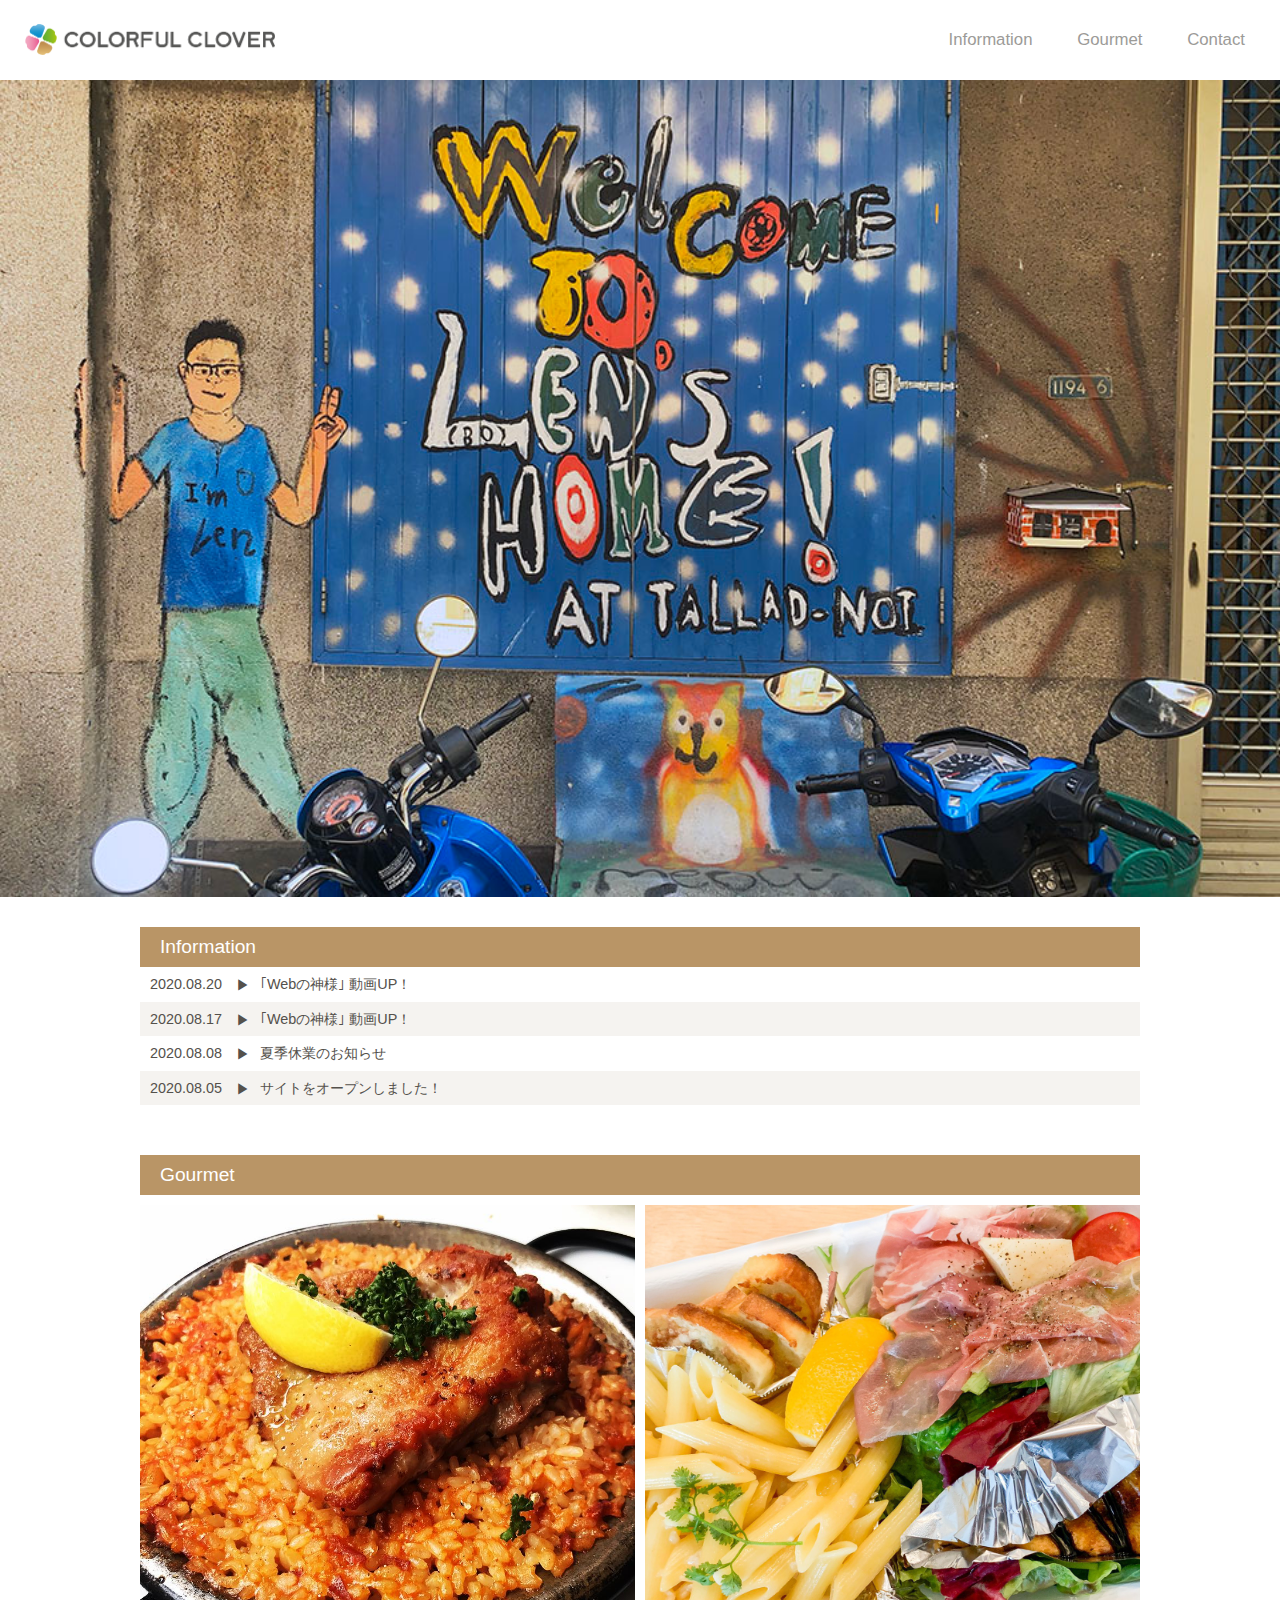
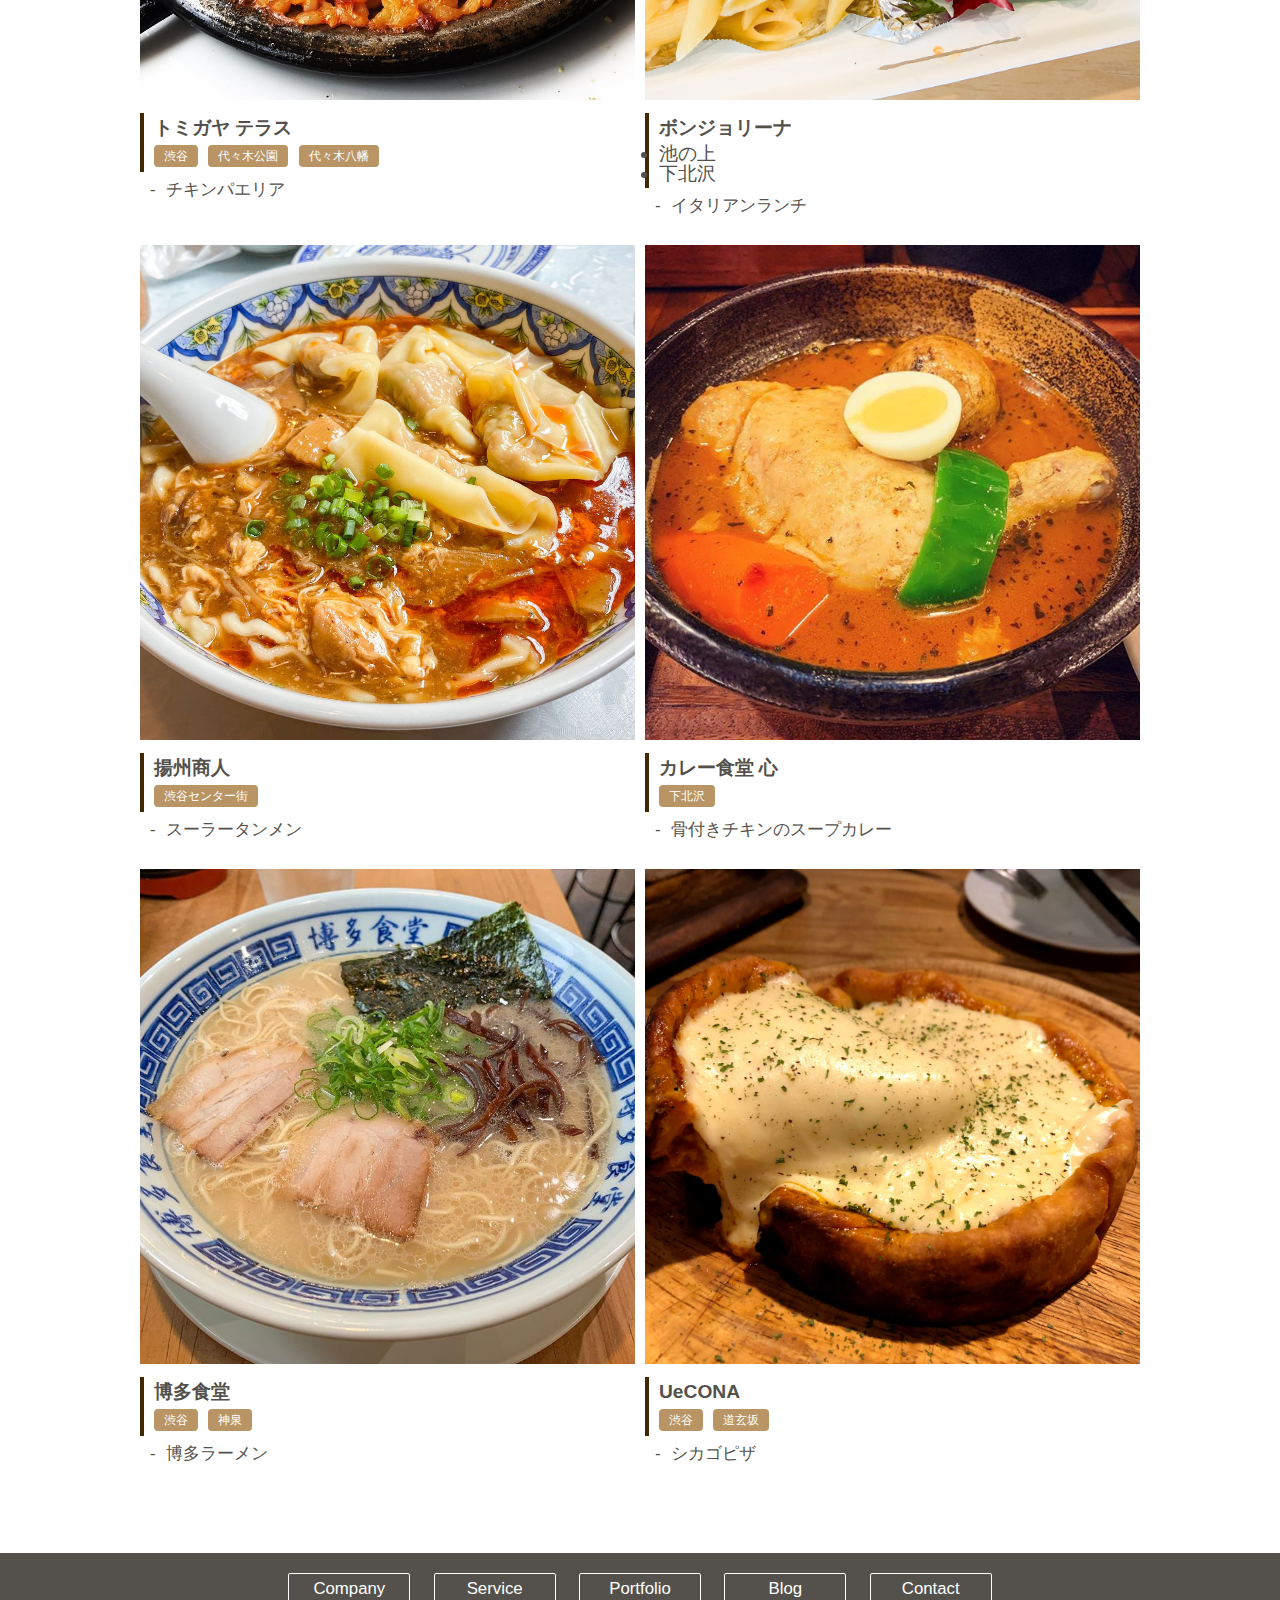
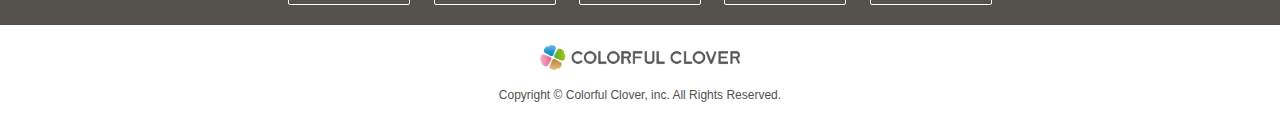
<file: HTML＆CSS/模写coding01/index.html>
<!DOCTYPE html>
<html lang="ja">
<head>
  <meta charset="UTF-8">
  <meta http-equiv="X-UA-Compatible" content="IE=edge">
  <meta name="viewport" content="width=device-width, initial-scale=1.0">
  <title>TOBY - レスポンシブデザイン練習用サイト</title>
  <link rel="stylesheet" href="style.css">
</head>

<body>

  <header>

    <h1 class="logo"><a href="https://webgodweb.com/ex/responsive/"><img src="images/logo.png" alt="colorful clover"></a></h1>

    <div id="drawer_toggle">
      <span></span>
      <span></span>
      <span></span>
    </div>

    <nav>
      <ul>
        <li><a href="#information">Information</a></li>
        <li><a href="#gourmet">Gourmet</a></li>
        <li><a href="#">Contact</a></li>
      </ul>
    </nav>

  </header>

  <div id="key_visual">
    <img src="images/img_bg.jpg" alt="トップページ画像">
  </div>

  <main>
    <section id="information">
      <h2>Information</h2>
      <ul>
        <li>
          <time datetime="2020-08-20">2020.08.20</time>
          <p>｢Webの神様｣ 動画UP！</p>
        </li>
        <li>
          <time datetime="2020-08-17">2020.08.17</time>
          <p>｢Webの神様｣ 動画UP！</p>
        </li>
        <li>
          <time datetime="2020-08-08">2020.08.08</time>
          <p>夏季休業のお知らせ</p>
        </li>
        <li>
          <time datetime="2020-08-05">2020.08.05</time>
          <p>サイトをオープンしました！</p>
        </li>
      </ul>
    </section>

    <section id="gourmet">

      <h2>Gourmet</h2>

      <div class="container">

        <article>
          <figure><img src="images/img_top01.jpg" alt="チキンパエリア"></figure>
          <div class="box_ttl">
            <h3>トミガヤ テラス</h3>
            <ul class="area">
              <li>渋谷</li>
              <li>代々木公園</li>
              <li>代々木八幡</li>
            </ul>
          </div>
          <p>チキンパエリア</p>
        </article>

        <article>
          <figure><img src="images/img_top02.jpg" alt="イタリアンランチ"></figure>
          <div class="box_ttl">
            <h3>ボンジョリーナ</h3>
            <ul>
              <li>池の上</li>
              <li>下北沢</li>
            </ul>
          </div>
          <p>イタリアンランチ</p>
        </article>

        <article>
          <figure><img src="images/img_top03.jpg" alt="スーラータンメン"></figure>
          <div class="box_ttl">
            <h3>揚州商人</h3>
            <ul class="area">
              <li>渋谷センター街</li>
            </ul>
          </div>
          <p>スーラータンメン</p>
        </article>

        <article>
          <figure><img src="images/img_top04.jpg" alt="骨付きチキンのスープカレー"></figure>
          <div class="box_ttl">
            <h3>カレー食堂 心</h3>
            <ul class="area">
              <li>下北沢</li>
            </ul>
          </div>
          <p>骨付きチキンのスープカレー</p>
        </article>

        <article>
          <figure><img src="images/img_top05.jpg" alt="博多ラーメン"></figure>
          <div class="box_ttl">
            <h3>博多食堂</h3>
            <ul class="area">
              <li>渋谷</li>
              <li>神泉</li>
            </ul>
          </div>
          <p>博多ラーメン</p>
        </article>

        <article>
          <figure><img src="images/img_top06.jpg" alt="チーズたっぷりシカゴピザ"></figure>
          <div class="box_ttl">
            <h3>UeCONA</h3>
            <ul class="area">
              <li>渋谷</li>
              <li>道玄坂</li>
            </ul>
          </div>
          <p>シカゴピザ</p>
        </article>

      </div>

    </section>
  </main>

  <footer>
    <ul>
      <li><a href="#">Company</a></li>
      <li><a href="#">Service</a></li>
      <li><a href="#">Portfolio</a></li>
      <li><a href="#">Blog</a></li>
      <li><a href="#">Contact</a></li>
    </ul>

    <p class="logo">
      <a href="https://webgodweb.com/ex/responsive/"><img src="images/logo.png" alt="colorful clover"></a>
    </p>

    <p><small>Copyright © Colorful Clover, inc. All Rights Reserved.</small></p>
  </footer>

</body>
</html>
</file>
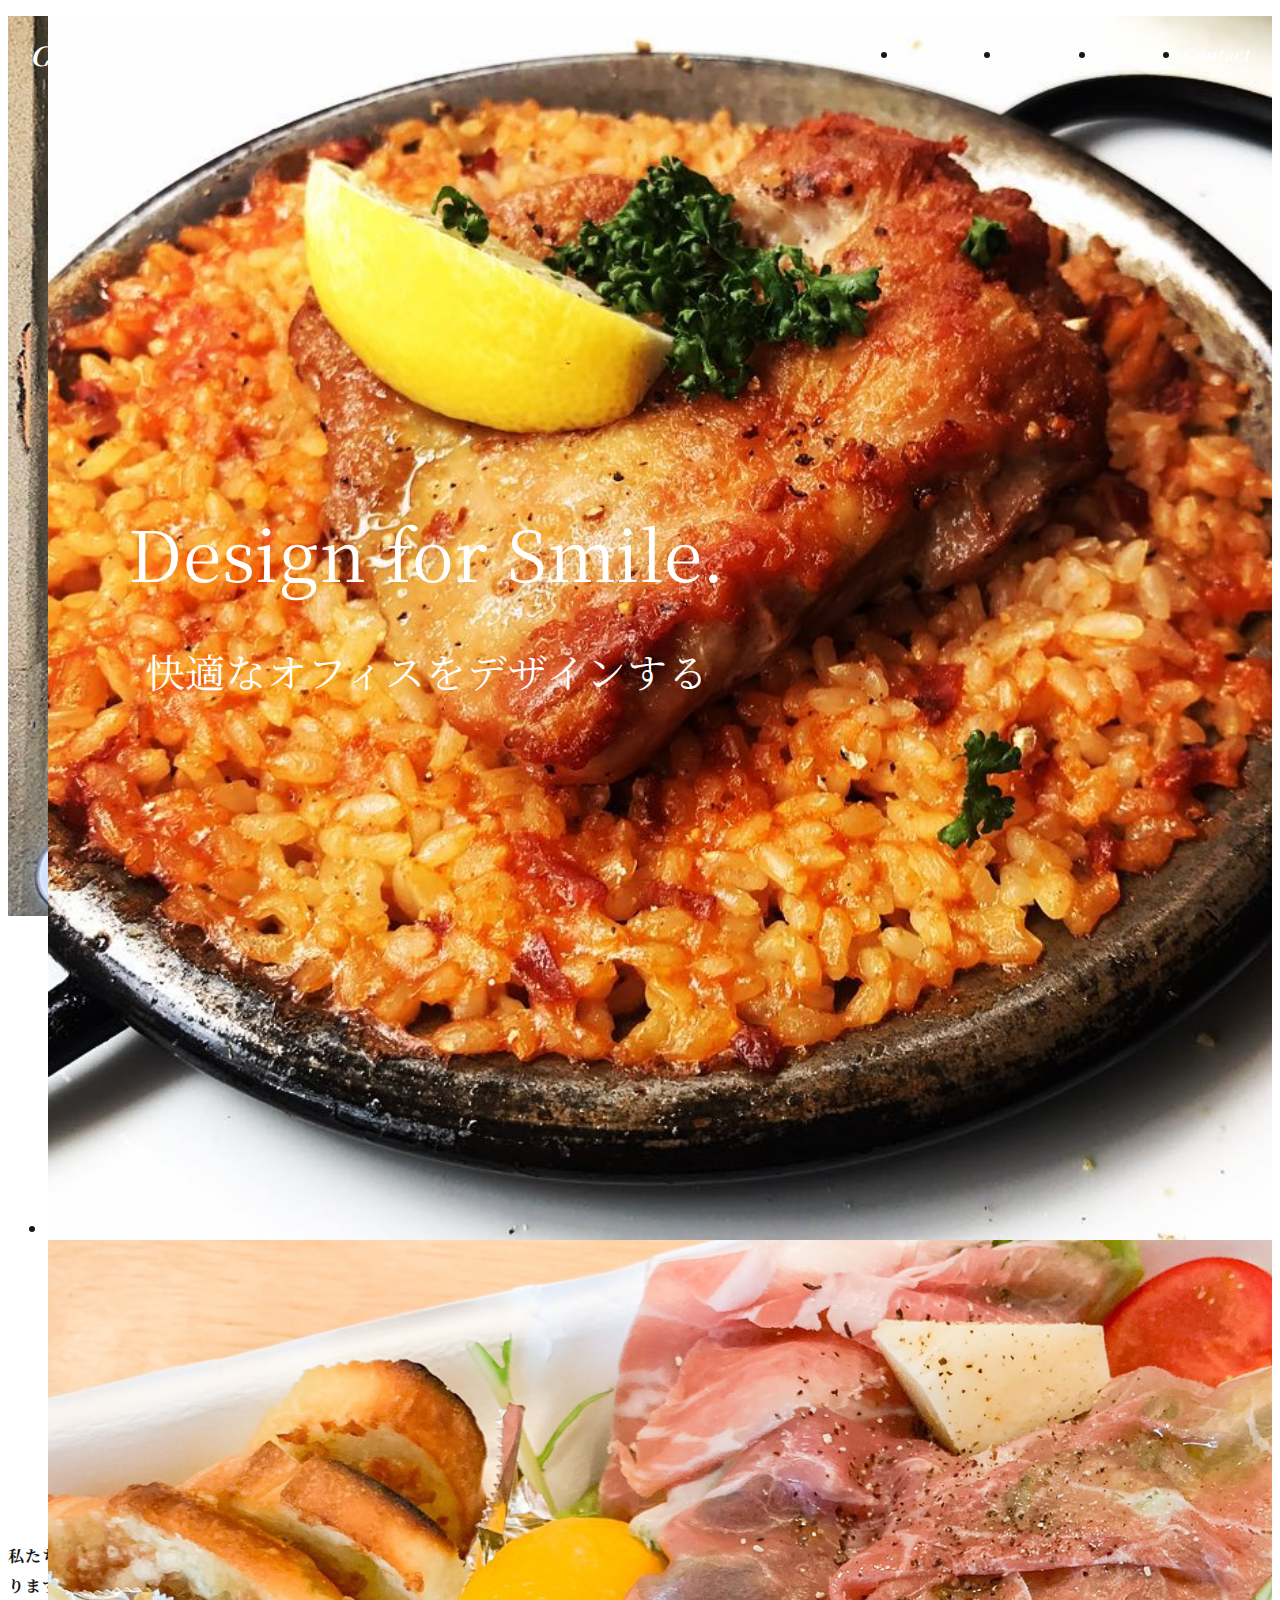
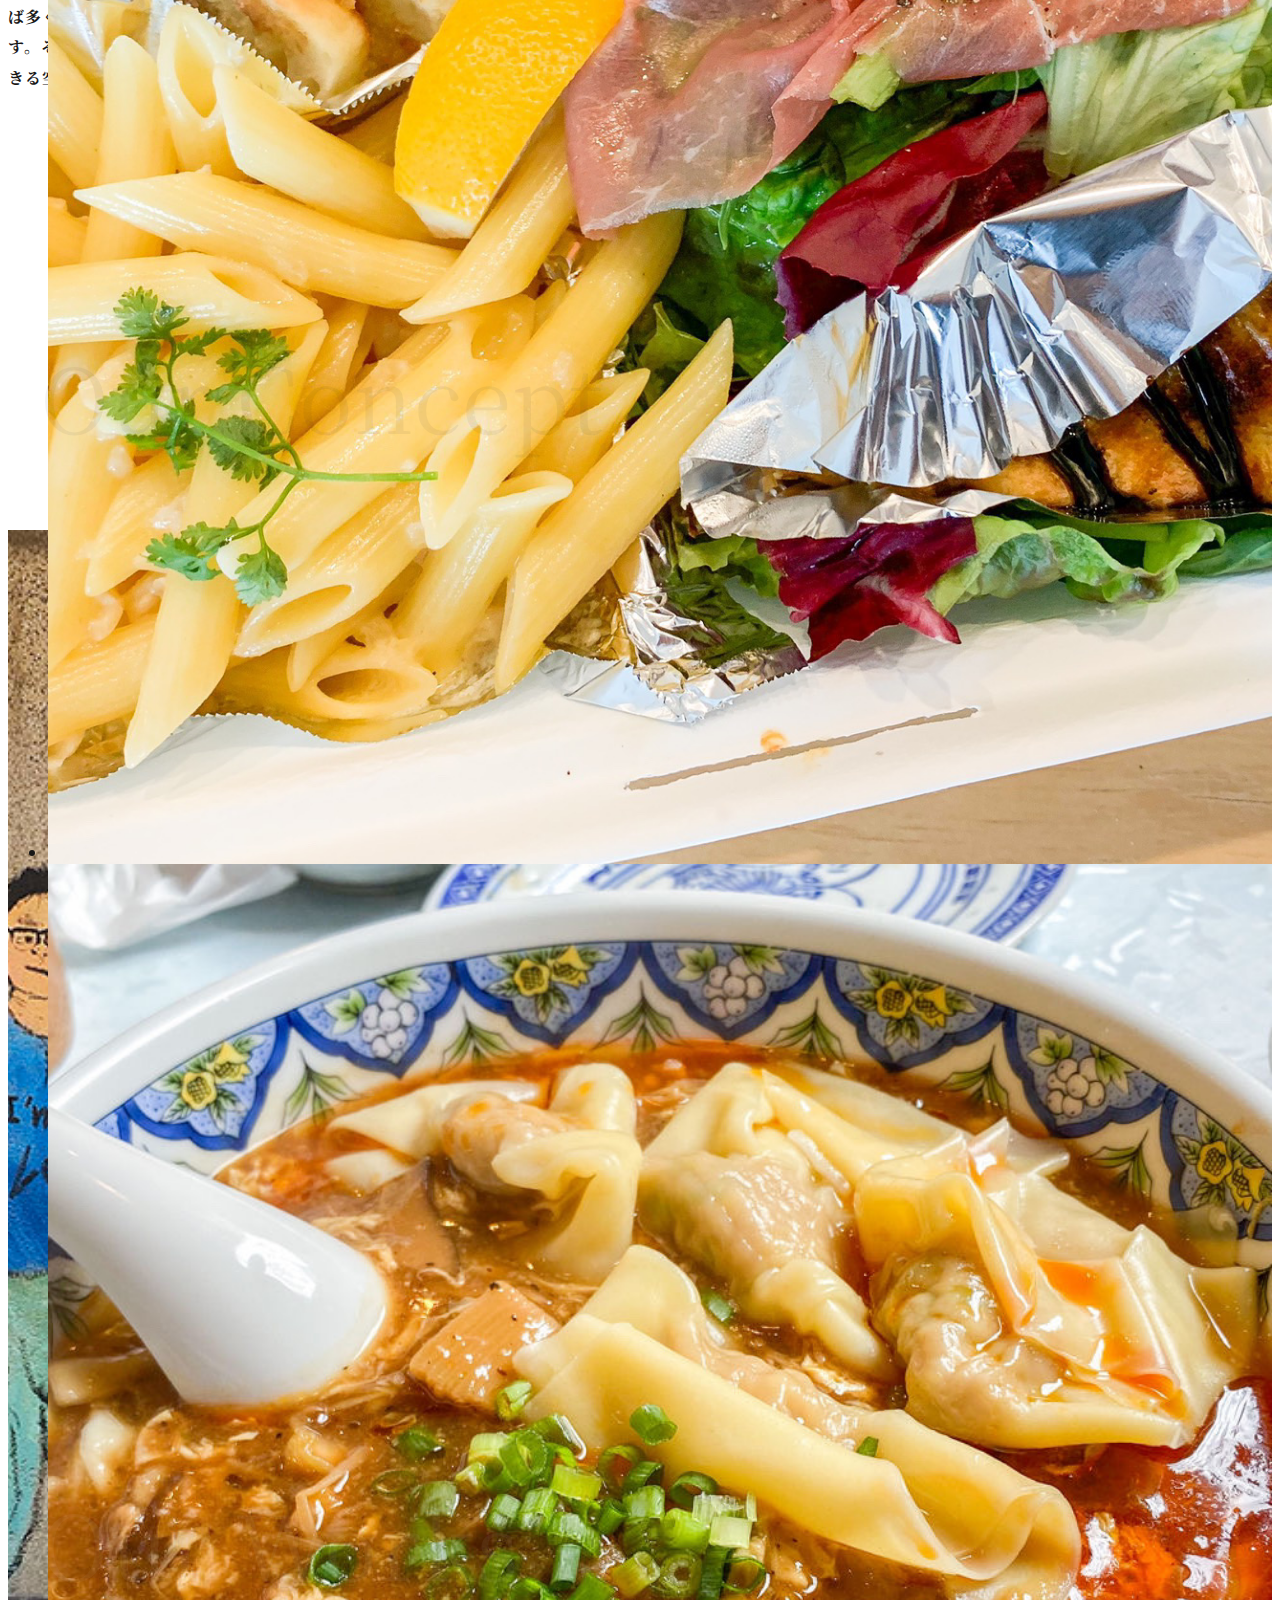
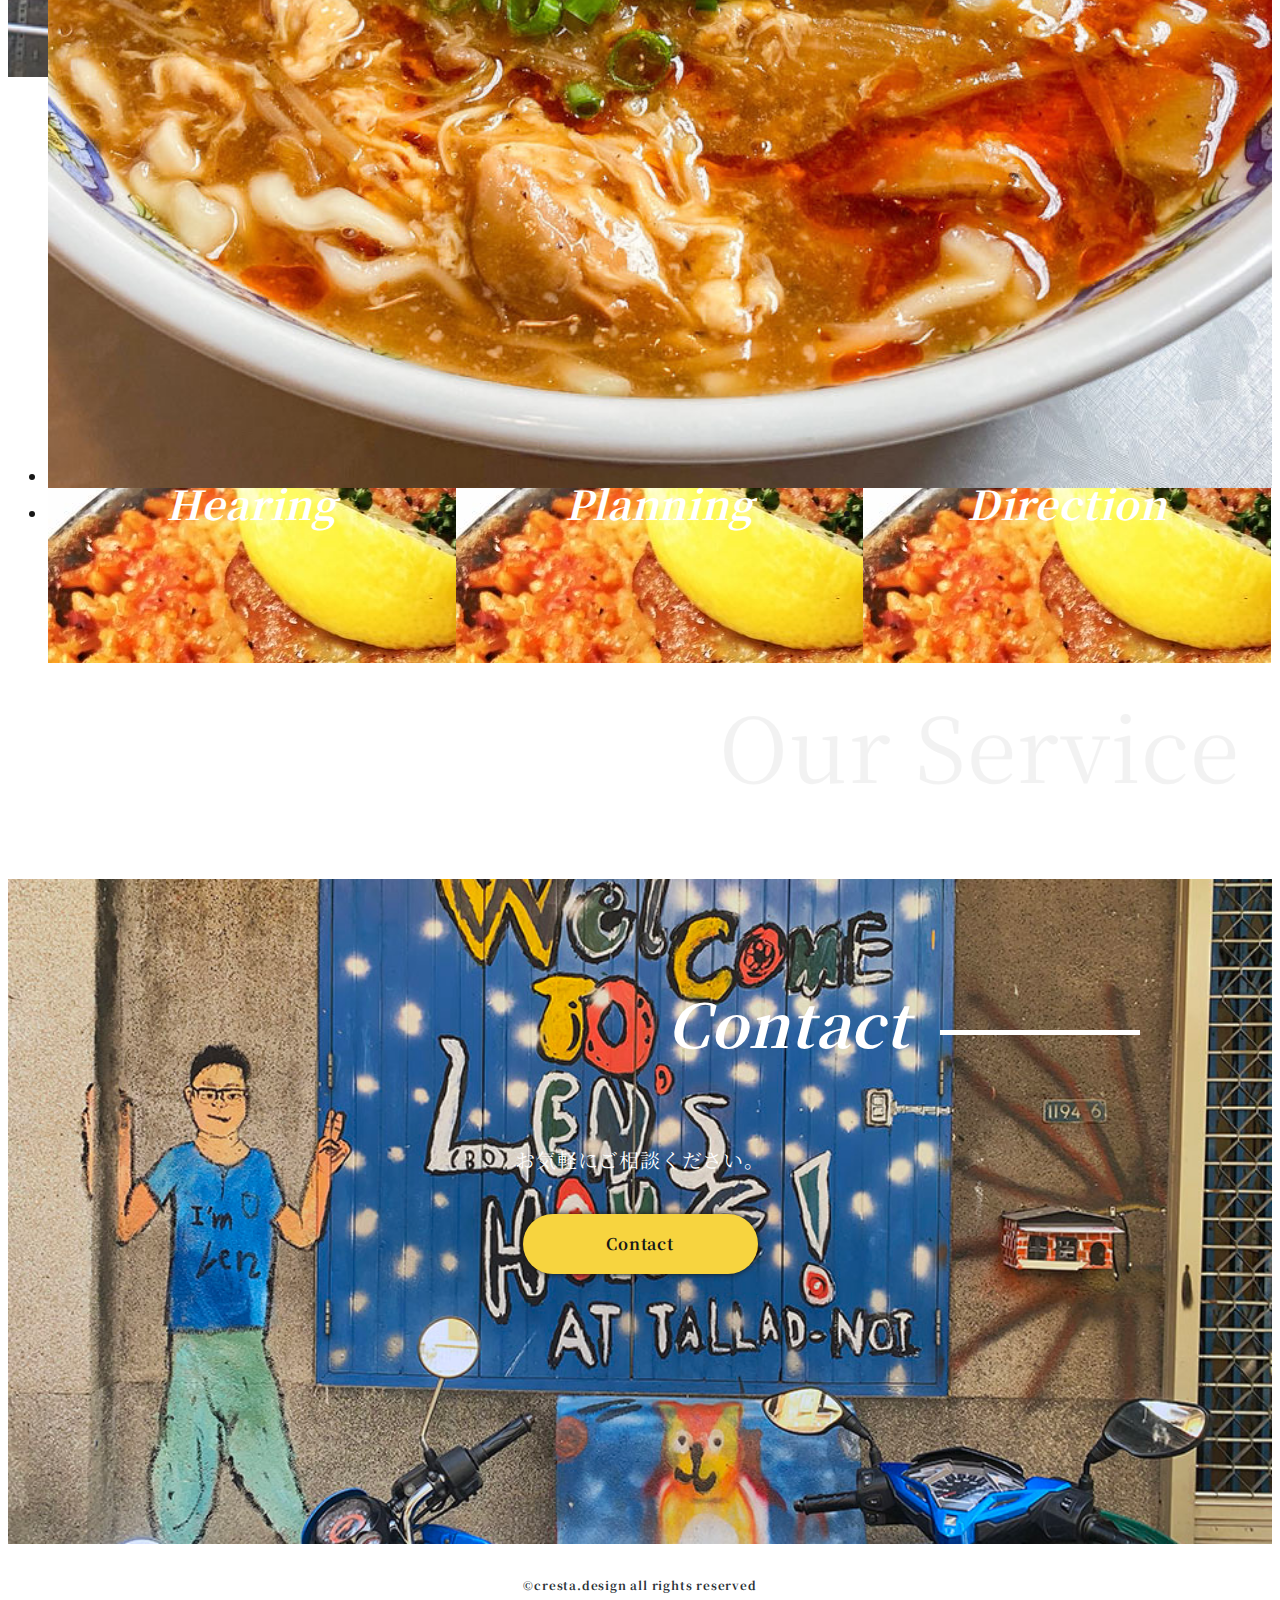
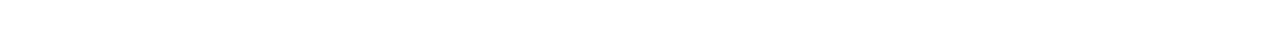
<file: HTML＆CSS/デザインカンプ(XD)からのコーディング/コーディング中級編１/index.html>
<!DOCTYPE html>
<html lang="ja">
<head>
  <meta charset="UTF-8">
  <meta http-equiv="X-UA-Compatible" content="IE=edge">
  <meta name="viewport" content="width=device-width, initial-scale=1.0">
  <title>Cresta Design|快適なオフィスをデザインする会社</title>
  <link rel = "stylesheet" type = "text/css" href = "http://yui.yahooapis.com/3.18.1/build/cssreset/cssreset-min.css" >
  <link rel="stylesheet" href="./CSS/style.css">
  <link href="https://fonts.googleapis.com/css?family=Noto+Serif+JP:400,700|Noto-Serif:400,700,700i&
  display=swap" rel="stylesheet">
</head>
<body>

  <header class="header">

    <div class="header-inner">

      <h1 class="site-title"><a href="./">Cresta Design</a></h1>

      <nav class="header-nav">
        <ul class="nav-list">
          <li class="nav-item"><a href="#!">Concept</a></li>
          <li class="nav-item"><a href="#!">Service</a></li>
          <li class="nav-item"><a href="#!">works</a></li>
          <li class="nav-item"><a href="./contact/index.html">Contact</a></li>
        </ul>
      </nav>

      <button class="burger-btn">
        <span class="bar bar_top"></span>
        <span class="bar bar_mid"></span>
        <span class="bar bar_bottom"></span>
      </button>

    </div>

  </header>

  <main>

    <div class="fv">
      <ul  class="slider">
        <li><img src="./img/img_top01.jpg" alt=""></li>
        <li><img src="./img/img_top02.jpg" alt=""></li>
        <li><img src="./img/img_top03.jpg" alt=""></li>
      </ul>
      <div class="main-copy">
        <p class="en-copy">Design for Smile.</p>
        <p class="jp-copy">快適なオフィスを<br class="sp-br">デザインする</p>
      </div>
    </div>

    <section class="section-wrapper">

      <h2 class="section-title">CONCEPT</h2>
      <d◊iv class="section-inner">
        <p class="concept-lead">
          ”働きたくなる空間”をデザインすることで<br class="pc-br">
          人々を幸せにする。
        </p>
        <div class="concept-content">
          <p class="concept-text">
            私たちは、オフィスに特化した空間デザイン専門としております。その理由は、「働きたくなる空間で仕事ができれば多くの人を幸
            せにできるのではいか」と考えるためです。そんな想いの株式会社Cresta Designだからこそできる空間デザインを提供させてい
            ただきます。
          </p>
          <div class="concept-img-wrapper">
            <img src="./img/img_top01.jpg" alt="">
          </div>
        </div>
      </d◊iv>

      <div class="section-bottom">Our Concept</div>

    </section>

    <section class="section-wrapper bg-works">

      <h2 class="section-title text-right text-white">Works</h2>

      <ul class="works-list">
        <li class="works-item">
          <a href="#!">
            <div class="works-list-img"><img src="./img/img_top02.jpg" alt=""></div>
            <p class="works-list-text">新規サイトを公開しました。今回のサイトは白と黒を基準にしたミニマルなデザインになっています。</p>
          </a>
        </li>

        <li class="works-item">
          <a href="#!">
            <div class="works-list-img"><img src="./img/img_top03.jpg" alt=""></div>
            <p class="works-list-text">新規サイトを公開しました。今回のサイトは白と黒を基準にした</p>
          </a>
        </li>

        <li class="works-item">
          <a href="#!">
            <div class="works-list-img"><img src="./img/img_top04.jpg" alt=""></div>
            <p class="works-list-text">新規サイトを公開しました。今回のサイトは白と黒を基準にしたミニマルなデザインになっています。</p>
          </a>
        </li>
      </ul>

      <a href="" class="link-btn">View more</a>
      <div class="section-bottom text-white">Our Works</div>

    </section>

    <section class="section-wrapper">
      <h2 class="section-title">Service</h2>
      <ul class="service-list">
        <li class="service-item service1"><a href="#!">Hearing</a></li>
        <li class="service-item service2"><a href="#!">Planning</a></li>
        <li class="service-item service3"><a href="#!">Direction</a></li>
      </ul>
      <div class="section-bottom text-right">Our Service</div>
    </section>

    <section class="section-wrapper bg-contact">
      <h2 class="section-title text-right text-white">Contact</h2>
      <div class="section-inner">
        <p class="contact-text">お気軽にご相談ください。</p>
        <a href="./contact/" class="link-btn">Contact</a>
      </div>
      <div class="section-bottom text-white">Contact us</div>
    </section>
  </main>

  <footer class="footer">
    <small>&copy;cresta.design all rights reserved</small>
  </footer>
</body>
</html>
</file>
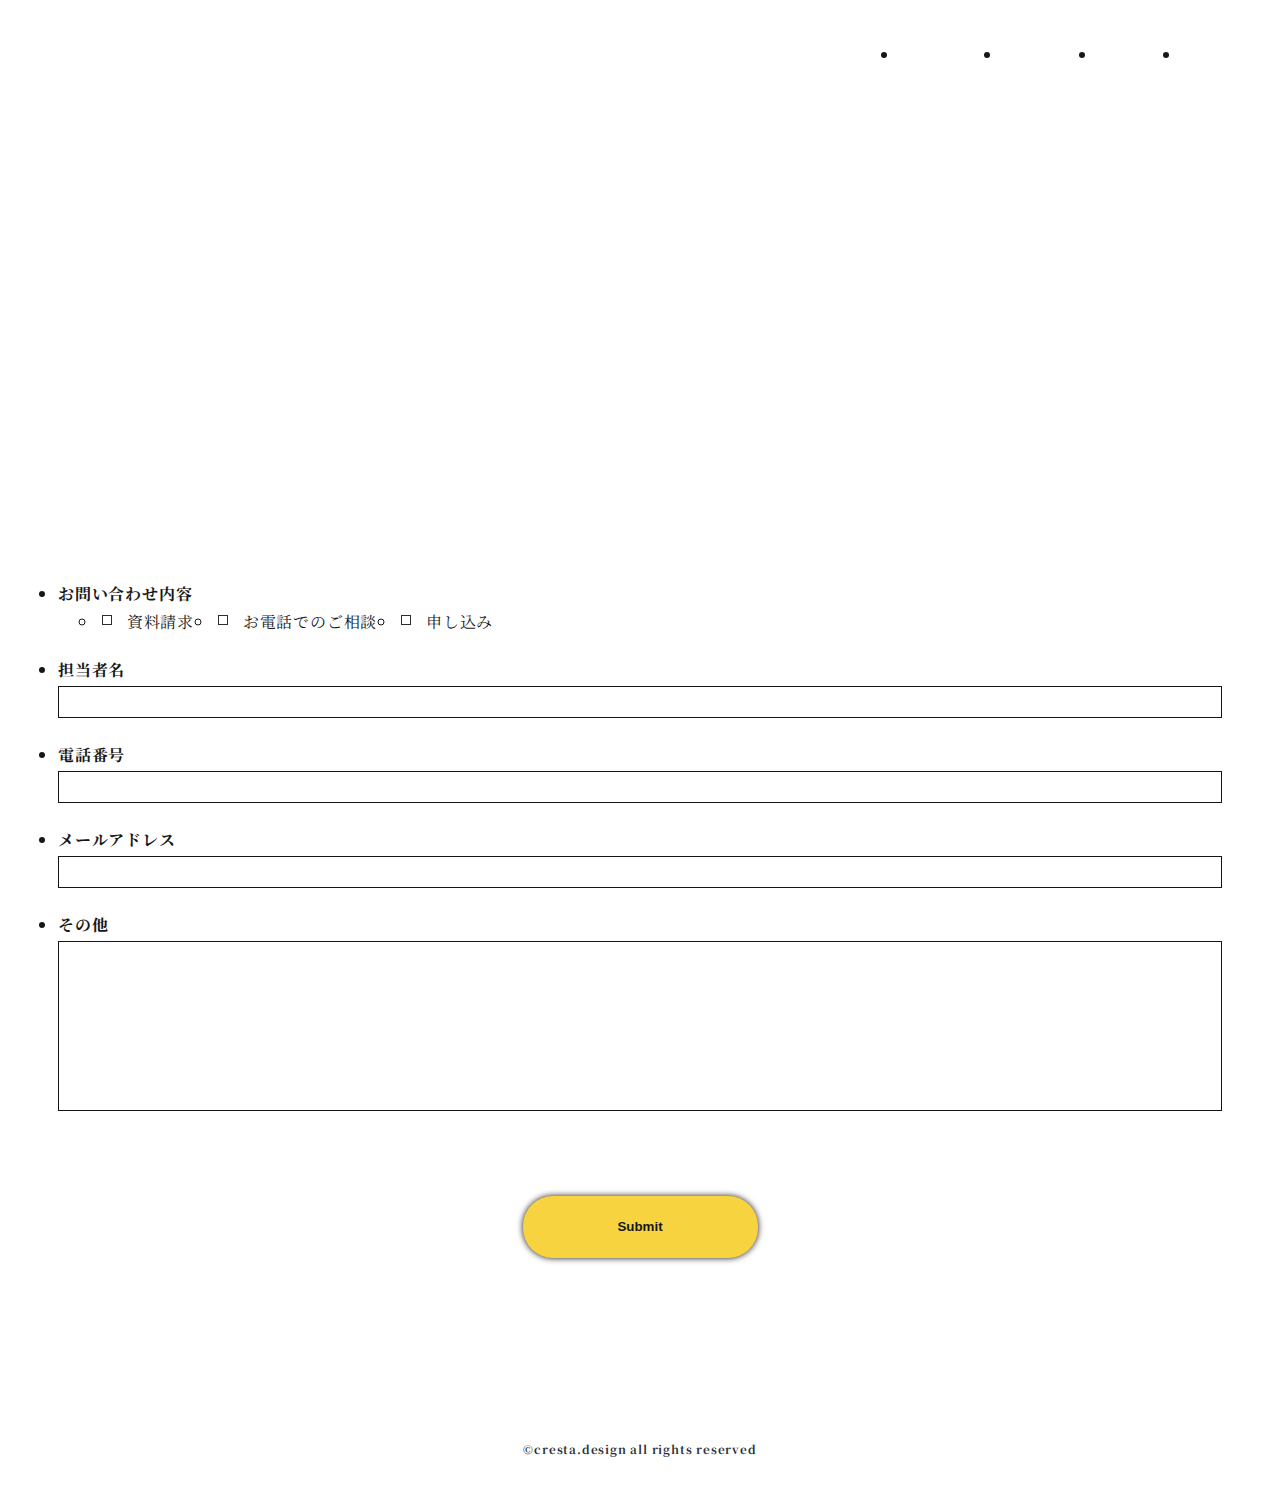
<file: HTML＆CSS/デザインカンプ(XD)からのコーディング/コーディング中級編１/contact/index.html>
<!DOCTYPE html>
<html lang="ja">
<head>
  <meta charset="UTF-8">
  <meta http-equiv="X-UA-Compatible" content="IE=edge">
  <meta name="viewport" content="width=device-width, initial-scale=1.0">
  <title>Cresta Design|お問い合わせ</title>
  <link rel = "stylesheet" type = "text/css" href = "http://yui.yahooapis.com/3.18.1/build/cssreset/cssreset-min.css" >
  <link rel="stylesheet" href="../CSS/contact.css">
  <link href="https://fonts.googleapis.com/css?family=Noto+Serif+JP:400,700|Noto-Serif:400,700,700i&
  display=swap" rel="stylesheet">
</head>
<body>

  <header class="header">

    <div class="header-inner">

      <h1 class="site-title"><a href="../">Cresta Design</a></h1>

      <nav class="header-nav">
        <ul class="nav-list">
          <li class="nav-item"><a href="#!">Concept</a></li>
          <li class="nav-item"><a href="#!">Service</a></li>
          <li class="nav-item"><a href="#!">works</a></li>
          <li class="nav-item"><a href="./">Contact</a></li>
        </ul>
      </nav>

      <button class="burger-btn">
        <span class="bar bar_top"></span>
        <span class="bar bar_mid"></span>
        <span class="bar bar_bottom"></span>
      </button>

    </div>

  </header>

  <main>
    <div class="page-title-wrapper">
      <h1 class="page-title">Contact</h1>
      <div class="page-title-bottom">Contact us</div>
    </div>

    <form action="" class="form-wrapper">

      <ul class="form-list">

        <li class="form-item">
          <label for="" class="form-label">お問い合わせ内容</label>

          <ul class="checkbox-list">
            <li class="checkbox-item">
              <input type="checkbox" class="checkbox" id="document">
              <label for="document">資料請求</label>
            </li>
            <li class="checkbox-item">
              <input type="checkbox" class="checkbox" id="phone">
              <label for="phone">お電話でのご相談</label>
            </li>
            <li class="checkbox-item">
              <input type="checkbox" class="checkbox" id="application">
              <label for="application">申し込み</label>
            </li>
          </ul>

        </li>

        <li class="form-item">
          <label for="" class="form-label">担当者名</label>
          <input type="text" class="input-text">
        </li>
        <li class="form-item">
          <label for="" class="form-label">電話番号</label>
          <input type="text" class="input-text">
        </li>
        <li class="form-item">
          <label for="" class="form-label">メールアドレス</label>
          <input type="text" class="input-text">
        </li>
        <li class="form-item">
          <label for="" class="form-label">その他</label>
          <textarea name="" id="" cols="30" rows="10"></textarea>
        </li>
      </ul>
      <input type="submit" value="Submit" class="submit-btn">
    </form>

  </main>

  <footer class="footer">
    <small>&copy;cresta.design all rights reserved</small>
  </footer>
</body>
</html>
</file>
<file: HTML＆CSS/デザインカンプ(XD)からのコーディング/コーディング中級編１/CSS/style.css>
/*-----------------------------------*/
/*base*/
/*-----------------------------------*/
html {
  font-size: 62.5%;
}
body {
  font-size: 1.6rem;
  letter-spacing: .05em;
  color: #171717;
  font-family: 'Noto Serif', 'Noto Serif JP', serif;
}
img {
  width: 100%;
  vertical-align: bottom;
}

.section-wrapper {
  padding: 100px 0 70px;
}
.section-title {
  max-width: 1000px;
  color: #282f35;
  font-size: 6rem;
  font-style: italic;
  margin: 0 auto 80px;
  padding: 0 20px;
}

.section-title::after {
  content: "";
  display: inline-block;
  background-color: #282f35;
  width: 200px;
  height: 5px;
  margin-left: 30px;
  vertical-align: middle;
}
.section-inner {
  max-width: 1000px;
  margin: 0 auto;
  padding: 0 50px;
}
.section-bottom {
  max-width: 1200px;
  margin: 0 auto;
  font-size: 9rem;
  opacity: .05;
}

.link-btn {
  display: block;
  width: 235px;
  line-height: 60px;
  margin: 0 auto 70px;
  background-color: #f7d43f;
  box-shadow: 0 0 6px #1b1310;
  border-radius: 30px;
  text-align: center;
  color: #171717;
  font-weight: bold;
  text-decoration: none;
  transition: .3s;
}
.link-btn:hover {
  opacity: .7;
  transition: .3s;
}

.text-right {
  text-align: right;

}
.text-white {
  color: #fff;
}
.section-title.text-white::after {
  background-color: #fff;
}

.sp-br {
  display: none;
}

/*-------------------------------*/
/*header*/
/*-------------------------------*/

.header {
  padding: 19px 30px;
  position: absolute;
  top: 0;
  left: 0;
  z-index: 1;
  box-sizing: border-box;
  width: 100%;
}
.header-inner {
  display: flex;
  justify-content: space-between;
  align-items: center;
  max-width: 1700px;
  margin: 0 auto;
}
.header a {
  color: #fff;
  text-decoration: none;
  transition: .3s;
  font-weight: bold;
  font-style: italic;
}
.header a:hover {
  opacity: .7;
  transition: .3s;
}
.site-title {
  font-size: 2.6rem;
}
.nav-list {
  display: flex;
}
.nav-item {
  margin-right: 30px;
}
.nav-item:last-of-type {
  margin-right: 0;
}
.burger-btn {
  display: none;
}

/*--------------------------*/
/*fast view
/*--------------------------*/

.fv {
  height: 100vh;
  min-height: 550px;
  position: relative;
  background-image: url(../img/img_bg.jpg);
  background-size: cover;
  background-position: center;
}
.main-copy {
  position: absolute;
  left: 120px;
  bottom: 177px;
  color: #fff;
}
.en-copy {
  font-size: 7rem;
  margin-bottom: 31px;
}
.jp-copy {
  font-size: 4rem;
  text-align: center;
}

/*--------------------------*/
/*concept
/*--------------------------*/

.concept-lead {
  text-align: center;
  font-size: 3rem;
  margin-bottom: 60px;
  font-weight: bold;
  line-height: 1.7;
}
.concept-content {
  display: flex;
  justify-content: space-between;
  align-items: center;
  margin-bottom: 70px;
}
.concept-text {
  max-width: 440px;
  line-height: 1.9;
  font-weight: bold;
}
.concept-img-wrapper {
  max-width: 440px;
  margin-left: 20px;
}

/*--------------------------*/
/*works
/*--------------------------*/

.bg-works {
  background-image: url(../img/img_bg.jpg);
  background-size: cover;
  background-position: center;
}
.works-list {
  max-width: 1000px;
  margin: 0 auto 80px;
  padding: 0 50px;
  display: flex;
  justify-content: space-between;
}
.works-item {
  width: 32%;
  background-color: #fff;
}
.works-item a {
  color: #141414;
  text-decoration: none;
}
.works-list-text {
  padding: 25px 20px;
}

/*--------------------------*/
/*service
/*--------------------------*/

.service-list {
  display: flex;
}
.service-item {
  width: 33.3%;
}
.service-item.service1 {
  background-image: url(../img/img_top01.jpg);
}
.service-item.service2 {
  background-image: url(../img/img_top01.jpg);
}
.service-item.service3 {
  background-image: url(../img/img_top01.jpg);
}
.service-item a {
  text-decoration: none;
  display: block;
  width: 100%;
  text-align: center;
  color: #fff;
  line-height: 320px;
  font-size: 4rem;
  font-weight: bold;
  font-style: italic;
  transition: .3s;
}
.service-item a:hover {
  background-color: rgba(40,47,53,.7);
  transition: .3s;
}

/*--------------------------*/
/*contact
/*--------------------------*/

.bg-contact {
  background-image: url(../img/img_bg.jpg);
  background-size: cover;
  background-position: center;
}
.contact-text {
  text-align: center;
  color: #fff;
  font-size: 2rem;
  margin-bottom: 40px;
}

/*--------------------------*/
/*footer
/*--------------------------*/

.footer {
  padding: 30px 0;
  text-align: center;
  font-size: 1.4rem;
  font-weight: bold;
  color: #282f35;
}

@media  screen and (max-width:768px) {
  /*--------------------------*/
  /*base_sp
  /*--------------------------*/
  .section-wrapper {
    padding: 100px 0 40px;
  }
  .section-title {
    padding: 0 4vw;
    font-size: 3rem;
    margin-bottom: 50px;
  }
  .section-title::after {
    width: 90px;
  }
  .section-inner {
    padding: 0 4vw;
  }
  .section-bottom {
    font-size: 4rem;
    padding: 0 4vw;
  }

  .link-btn{
    margin-bottom: 40px;
  }

  /*--------------------------*/
  /*header_sp
  /*--------------------------*/
  .header {
    padding: 30px 4vw 0;
  }
  .header-nav {
    display: none;
    position: fixed;
    top: 0;
    left: 0;
    width: 100%;
    height: 100vh;
    background-color: #282f35;
  }
  .nav-list {
    height: 100%;
    flex-direction: column;
    justify-content: center;
    align-items: center;
  }
  .nav-item {
    margin: 0 0 30px;
  }
  .nav-item:last-of-type {
    margin-bottom: 0;
  }

  .burger-btn {
    display: block;
    position: absolute;
    top: 30px;
    right: 4vw;
  }
  .burger-btn .bar {
    display: block;
    height: 3px;
    width: 30px;
    background-color: #fff;
  }
  .bar_top,
  .bar_mid {
    margin-bottom: 8px;
  }
  button {
    background-color: transparent;
    border: none;
    cursor: pointer;
    outline: none;
    padding: 0;
    appearance: none;
  }

  .sp-br {
    display: block;
  }

  .pc-br {
    display: none;
  }

  /*--------------------------*/
  /*fv_sp
  /*--------------------------*/
  .main-copy {
    top: 50%;
    left: 50%;
    transform: translate(-50%, -50%);
  }
  .en-copy {
    font-size: 9.8vw;
    white-space: nowrap;
  }
  .jp-copy {
    font-size: 8vw;
  }

  /*--------------------------*/
  /*concept_sp
  /*--------------------------*/
  .concept-lead {
    font-size: 2rem;
    margin-bottom: 30px;
  }
  .concept-content {
    display: block;
    margin-bottom: 40px;
  }
  .concept-text {
    margin-bottom: 40px;
  }
  .concept-img-wrapper {
    margin: 0;
  }

  /*--------------------------*/
  /*works_sp
  /*--------------------------*/
  .works-list {
    display: block;
    padding: 0 4vw;
    margin-bottom: 80px;
  }
  .works-item {
    width: 320px;
    max-width: 100%;
    margin: 0 auto 30px;
  }
  /*--------------------------*/
  /*service_sp
  /*--------------------------*/

  .service-list {
    display: block;
    margin-bottom: 40px;
  }
  .service-item {
    width: 100%;
    margin-bottom: 30px;
  }
  .service-item a {
    line-height: 250px;
  }
}
</file>
<file: HTML＆CSS/デザインカンプ(XD)からのコーディング/コーディング中級編１/CSS/contact.css>
/*-----------------------------------*/
/*base*/
/*-----------------------------------*/
html {
  font-size: 62.5%;
}
body {
  font-size: 1.6rem;
  letter-spacing: .05em;
  color: #171717;
  font-family: 'Noto Serif', 'Noto Serif JP', serif;
}
img {
  width: 100%;
  vertical-align: bottom;
}

.section-wrapper {
  padding: 100px 0 70px;
}
.section-title {
  max-width: 1000px;
  color: #282f35;
  font-size: 6rem;
  font-style: italic;
  margin: 0 auto 80px;
  padding: 0 20px;
}

.section-title::after {
  content: "";
  display: inline-block;
  background-color: #282f35;
  width: 200px;
  height: 5px;
  margin-left: 30px;
  vertical-align: middle;
}
.section-inner {
  max-width: 1000px;
  margin: 0 auto;
  padding: 0 50px;
}
.section-bottom {
  max-width: 1200px;
  margin: 0 auto;
  font-size: 9rem;
  opacity: .05;
}

.submit-btn {
  display: block;
  width: 235px;
  line-height: 60px;
  margin: 0 auto 70px;
  background-color: #f7d43f;
  box-shadow: 0 0 6px #1b1310;
  border-radius: 30px;
  text-align: center;
  color: #171717;
  font-weight: bold;
  text-decoration: none;
  transition: .3s;
  border: none;
}
.submit-btn:hover {
  opacity: .7;
  transition: .3s;
  cursor: pointer;
}



/*-------------------------------*/
/*header*/
/*-------------------------------*/

.header {
  padding: 19px 30px;
  position: absolute;
  top: 0;
  left: 0;
  z-index: 1;
  box-sizing: border-box;
  width: 100%;
}
.header-inner {
  display: flex;
  justify-content: space-between;
  align-items: center;
  max-width: 1700px;
  margin: 0 auto;
}
.header a {
  color: #fff;
  text-decoration: none;
  transition: .3s;
  font-weight: bold;
  font-style: italic;
}
.header a:hover {
  opacity: .7;
  transition: .3s;
}
.site-title {
  font-size: 2.6rem;
}
.nav-list {
  display: flex;
}
.nav-item {
  margin-right: 30px;
}
.nav-item:last-of-type {
  margin-right: 0;
}
.burger-btn {
  display: none;
}

.header.fixed {
  position: fixed;
  background-color: #282f35;
  padding: 30px;
  width: 100%;
  transition: .3s;
}

/*--------------------------*/
/*page-title
/*--------------------------*/
.page-tile-wrapper {
  height: 453px;
  background-image: url(../img/img_bg.jpg);
  background-size: cover;
  background-position: center;
}
.page-title {
  font-size: 6rem;
  font-weight: bold;
  font-style: italic;
  text-align: center;
  padding-top: 186px;
  color: #fff;
}
.page-title-bottom {
  font-size: 9rem;
  color: #fff;
  opacity: .1;
  margin: 20px 0 0 48px;
}

/*--------------------------*/
/*form
/*--------------------------*/
.form-wrapper {
  padding: 100px 0 80px;
}
.form-list {
  min-width: 700px;
  margin: 0 auto 80px;
  padding: 0 50px;
}
.form-item {
  margin-bottom: 25px;
}
.form-item:last-of-type {
  margin-bottom: 0;
}
.form-label {
  display: block;
  margin-bottom: 5px;
  font-weight: bold;
}
input,textarea {
  resize: none;
  appearance: none;
  -webkit-appearance: none;
  outline: none;
  border: 1px solid #141414;
  width: 100%;
  box-sizing: border-box;
}
.input-text {
  padding: 0 8px;
  line-height: 30px;
}
textarea {
  height: 170px;
  padding: 0 8px;
  line-height: 30px;
}

.checkbox-list {
  display: flex;
}
.checkbox-item {
  margin-right: 20px;
}
.checkbox label,
.checkbox {
  cursor: pointer;
}
.checkbox {
  border: solid 1px #282f35;
  height: 10px;
  width: 10px;
  margin-right: 10px;
}
.checkbox:checked {
  background-color: #333;
}

/*--------------------------*/
/*footer
/*--------------------------*/

.footer {
  padding: 30px 0;
  text-align: center;
  font-size: 1.4rem;
  font-weight: bold;
  color: #282f35;
}

@media  screen and (max-width:768px) {
  /*--------------------------*/
  /*base_sp
  /*--------------------------*/
  .section-wrapper {
    padding: 100px 0 40px;
  }
  .section-title {
    padding: 0 4vw;
    font-size: 3rem;
    margin-bottom: 50px;
  }
  .section-title::after {
    width: 90px;
  }
  .section-inner {
    padding: 0 4vw;
  }
  .section-bottom {
    font-size: 4rem;
    padding: 0 4vw;
  }

  .link-btn{
    margin-bottom: 40px;
  }

  /*--------------------------*/
  /*header_sp
  /*--------------------------*/
  .header {
    padding: 30px 4vw 0;
  }
  .header-nav {
    display: none;
    position: fixed;
    top: 0;
    left: 0;
    width: 100%;
    height: 100vh;
    background-color: #282f35;
  }
  .nav-list {
    height: 100%;
    flex-direction: column;
    justify-content: center;
    align-items: center;
  }
  .nav-item {
    margin: 0 0 30px;
  }
  .nav-item:last-of-type {
    margin-bottom: 0;
  }

  .burger-btn {
    display: block;
    position: absolute;
    top: 30px;
    right: 4vw;
  }
  .burger-btn .bar {
    display: block;
    height: 3px;
    width: 30px;
    background-color: #fff;
  }
  .bar_top,
  .bar_mid {
    margin-bottom: 8px;
  }
  button {
    background-color: transparent;
    border: none;
    cursor: pointer;
    outline: none;
    padding: 0;
    appearance: none;
  }

  .sp-br {
    display: block;
  }

  .pc-br {
    display: none;
  }

  /*--------------------------*/
  /*form
  /*--------------------------*/
  .checkbox-list {
    display: block;
  }
  .checkbox-item {
    margin-right: 0;
  }


}
</file>
<file: HTML＆CSS/模写coding01/style.css>
@charset "utf-8";

/*
html5doctor.com Reset Stylesheet
v1.4
2009-07-27
Author: Richard Clark - http://richclarkdesign.com
*/

html, body, div, span, object, iframe,
h1, h2, h3, h4, h5, h6, p, blockquote, pre,
abbr, address, cite, code,
del, dfn, em, img, ins, kbd, q, samp,
small, strong, sub, sup, var,
b, i,
dl, dt, dd, ol, ul, li,
fieldset, form, label, legend,
table, caption, tbody, tfoot, thead, tr, th, td,
article, aside, dialog, figure, footer, header,
hgroup, menu, nav, article,
time, mark, audio, video {
    margin:0;
    padding:0;
    border:0;
    outline:0;
    font-size:100%;
    vertical-align:baseline;
    background:transparent;
}
body {
    line-height:1;
}

article, aside, dialog, figure, footer, header,
hgroup, nav, article {
    display:block;
}

nav ul {
    list-style:none;
}

blockquote, q {
    quotes:none;
}

blockquote:before, blockquote:after,
q:before, q:after {
    content:'';
    content:none;
}

a {
    margin:0;
    padding:0;
    border:0;
    font-size:100%;
    vertical-align:baseline;
    background:transparent;
}

ins {
    background-color:#ff9;
    color:#000;
    text-decoration:none;
}

mark {
    background-color:#ff9;
    color:#000;
    font-style:italic;
    font-weight:bold;
}

del {
    text-decoration: line-through;
}

abbr[title], dfn[title] {
    border-bottom:1px dotted #000;
    cursor:help;
}

table {
    border-collapse:collapse;
    border-spacing:0;
}

hr {
    display:block;
    height:1px;
    border:0;
    border-top:1px solid #cccccc;
    margin:1em 0;
    padding:0;
}

input, select {
    vertical-align:middle;
}
/* End Reset CSS */

html {
    color: #54514c;
    font-size: 10px;
}
body {
    font-family: "Helvetica Neue", Arial, "Hiragino Kaku Gothic ProN", "Hiragino Sans", Meiryo, sans-serif;
}
header {
    z-index: 100;	
    position: fixed;
    width: 100%;
    height: 60px;
    background-color: #fff;
}
header h1 {
    position: absolute;
    top: 18px;
    left: 15px;
}
header .logo img {
    width: 200px;
}
header nav {
    display: none;
}
#drawer_toggle {
    z-index: 200;
	box-sizing: border-box;
	display: inline-block;
    position: absolute;
    top: 0;
    right: 0;
    width: 60px;
    height: 60px;
    padding: 20px 15px;
}
#drawer_toggle span {
    display: inline-block;
    width: 100%;
    height: 3px;
    border-radius: 2px;
    background-color: #666;
    vertical-align: top;
}
main {
    font-size: 1.6rem;
}
main h2 {
	box-sizing: border-box;
    width: 100%;
    padding-left: 15px;
    background-color: #b99566;
    color: #fff;
    font-weight: normal;
    line-height: 40px;
}
main h2 span {
    display: none;
}
#key_visual {
    width: 100%;
    max-width: 1500px;
    padding-top: 60px;
    margin: 0 auto;
}
#key_visual img {
    width: 100%;
    vertical-align: bottom;
}
#information ul {
    list-style: none;
    font-size: 1.4rem;
}
#information ul li {
    padding: 5px 10px;
}
#information ul li:nth-child(even) {
    background-color: #f5f3f0;
}
#information ul li time {
    display: block;
    margin: 5px 0;
    font-size: 1.2rem;
}
#information ul li p {
    line-height: 1.5;
}
#information ul li p::before {
    content: "▶︎";
    margin-right: 5px;
    font-size: 1.2rem;
    vertical-align: top;
}
.container {
    display: flex;
    flex-wrap: wrap;
    -ms-flex-wrap: wrap;
    -webkit-flex-wrap: wrap;
}
#gourmet .container {
    padding: 10px;
}
#gourmet h3 {
    margin-bottom: 7px;
}
#gourmet article {
    width: 100%;
    margin-bottom: 30px;
}
#gourmet article figure {
    margin-bottom: 10px;
}
#gourmet article figure img {
    width: 100%;
}
#gourmet article p {
    font-size: 1.4rem;
}
#gourmet article p::before {
    content: "-";
    padding: 0 10px;
}
#gourmet .box_ttl {
    padding: 5px 0 5px 10px;
    border-left: 4px solid #402805;
    margin-bottom: 10px;
}
#gourmet .area li {
    display: inline-block;
    padding: 5px 10px;
    border-radius: 4px;
    margin-right: 5px;
    background-color: #b99566;
    color: #FFF;
    font-size: 1rem;
    line-height: 1;
    text-align: center;
}
footer {
    text-align: center;
}
footer .logo {
    margin: 15px 0 10px;
}
footer .logo img {
    width: 160px;
}
footer ul {
    padding: 20px 0;
    background-color: #54514c;
    text-align: center;
}
footer ul li {
    width: 280px;
    height: 30px;
    border: 1px solid #fff;
    border-radius: 2px;
    margin: 10px auto;
    font-size: 1.4rem;
    line-height: 30px;
    text-decoration: none;
}
footer ul li a {
    display: block;
    text-decoration: none;
    color: #fff;
    transition: .3s;
    -webkit-transition: .3s;
    -ms-transition: .3s
}
footer ul li a:hover {
    background-color: #fff;
    color: #54514c;
}
footer p {
    text-align: center;
}
footer p small {
    font-size: 1rem;
    line-height: 3em;
}

@media (min-width: 768px) {
    html {
        font-size: 12px;
    }
    header {
        height: 80px;
    }
    header h1 {
        top: 24px;
        left: 25px;
    }
    header .logo img {
        width: 250px;
    }
    header nav {
        display: inline-block;
        position: absolute;
        top: 22px;
        right: 0;
        margin-right: 15px;
        font-size: 1.4rem;
    }
    header nav ul li {
        display: inline-block;
        height: 35px;
        border-radius: 2px;
		line-height: 35px;
    }
    header nav ul li a {
        display: block;
		padding: 0 20px;
        color: #9c9b98;
        text-decoration: none;
        transition: .3s;
        -webkit-transition: .3s;
        -ms-transition: .3s;
    }
    header nav ul li:hover {
        background-color: #b99566;
    }
    header nav ul li:hover a {
    	color: #fff;
    }
    #drawer_toggle {
        display: none;
    }
    #key_visual {
        padding-top: 80px;
        margin-bottom: 30px;
    }
    main {
        padding-bottom: 50px;
    }
    main h2 {
        padding-left: 20px;
    }
    #information {
        margin-bottom: 50px;
    }
    #information ul {
        font-size: 1.2rem;
    }
    #information ul li time {
        display: inline-block;
        padding-right: 10px;
    }
    #information ul li p {
        display: inline-block;
        line-height: 1;
    }
    #information ul li p::before {
        margin-right: 10px;
        vertical-align: middle;
    }
    #gourmet .container {
		justify-content: space-between;
		-webkit-box-pack: justify;
		-ms-flex-pack: justify;
    }
    #gourmet article {
        width: calc(50% - 5px);
        padding: 0;
    }
    footer ul li {
        display: inline-block;
        width: 120px;
        margin: 0 10px;
    }
    footer ul li a {
        color: #fff;
    }
    footer .logo {
        margin: 20px 0 5px;
    }
    footer .logo img {
        width: 200px;
    }
}

@media (min-width: 1000px) {
    main {
        width: 1000px;
        margin: 0 auto;
    }
    #gourmet .container {
        padding: 10px 0;
    }
    #gourmet article {
        width: calc(50% - 5px);
    }
}
</file>
